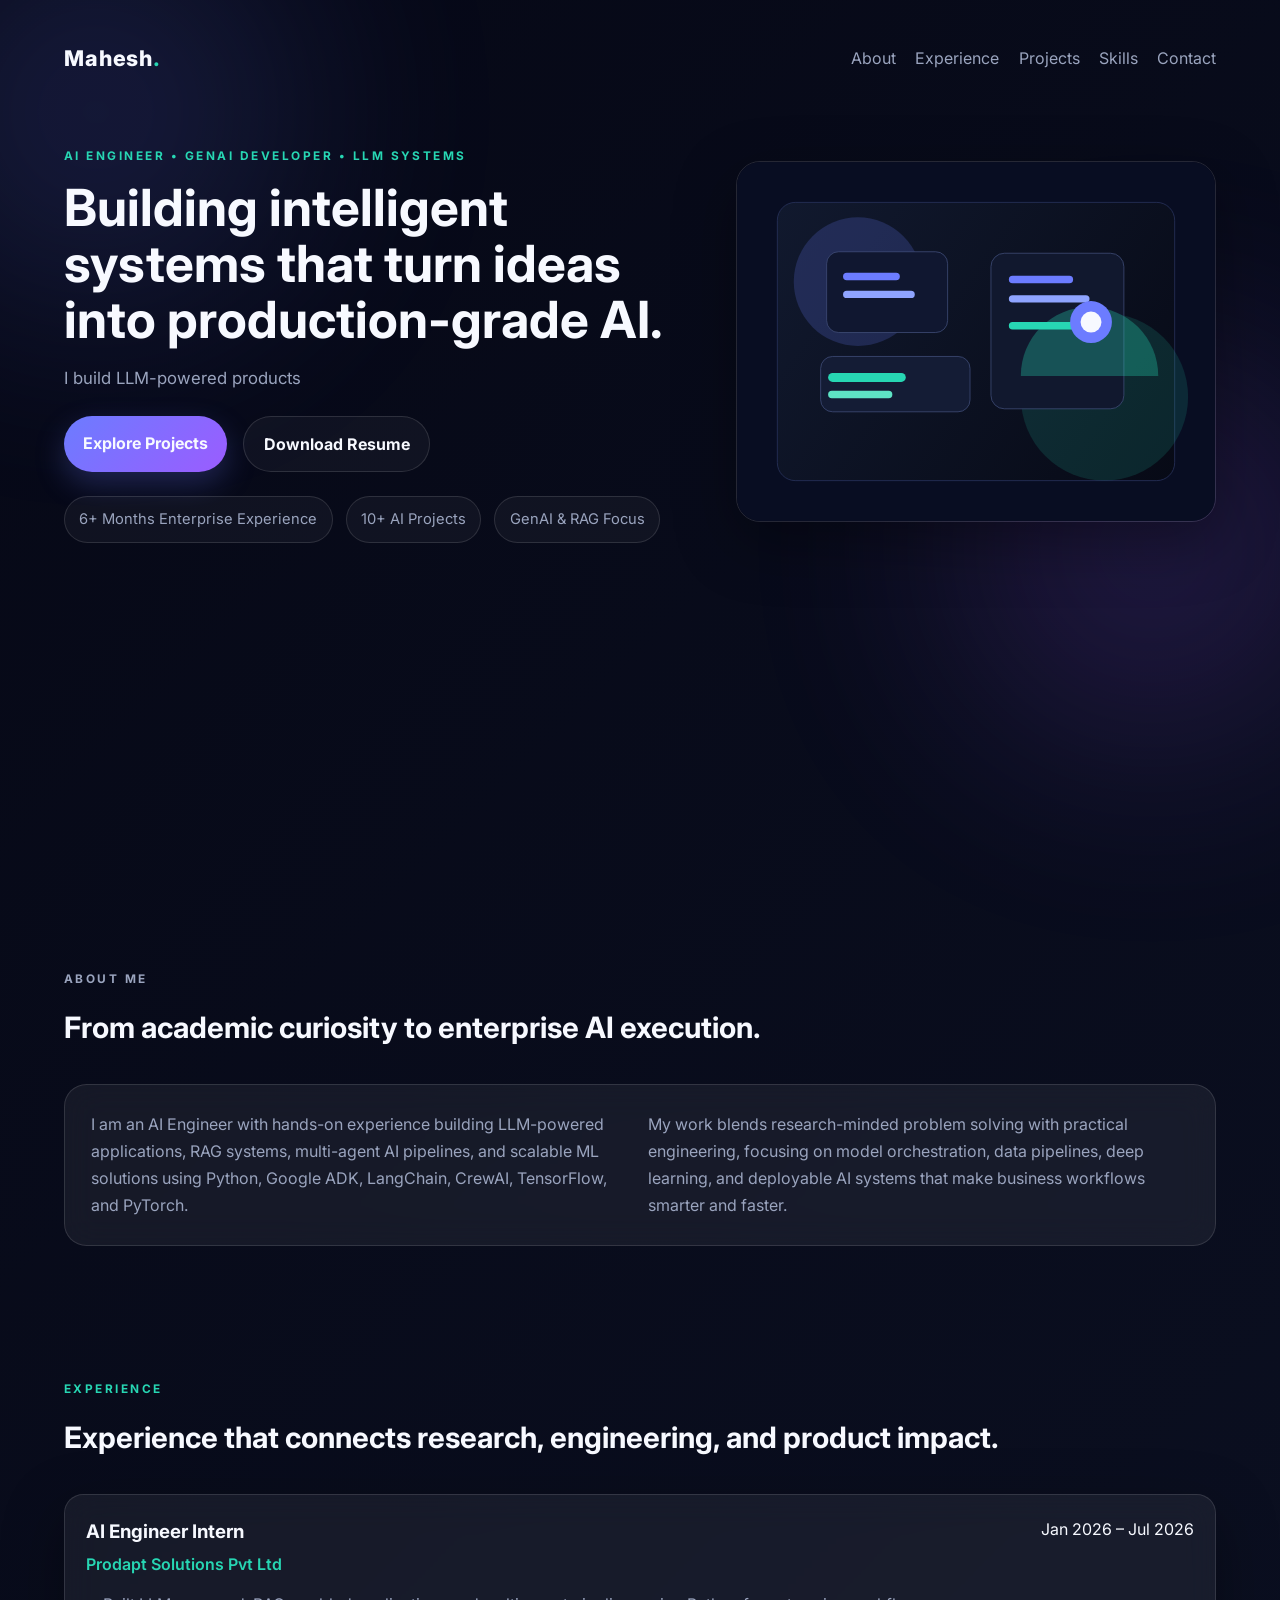
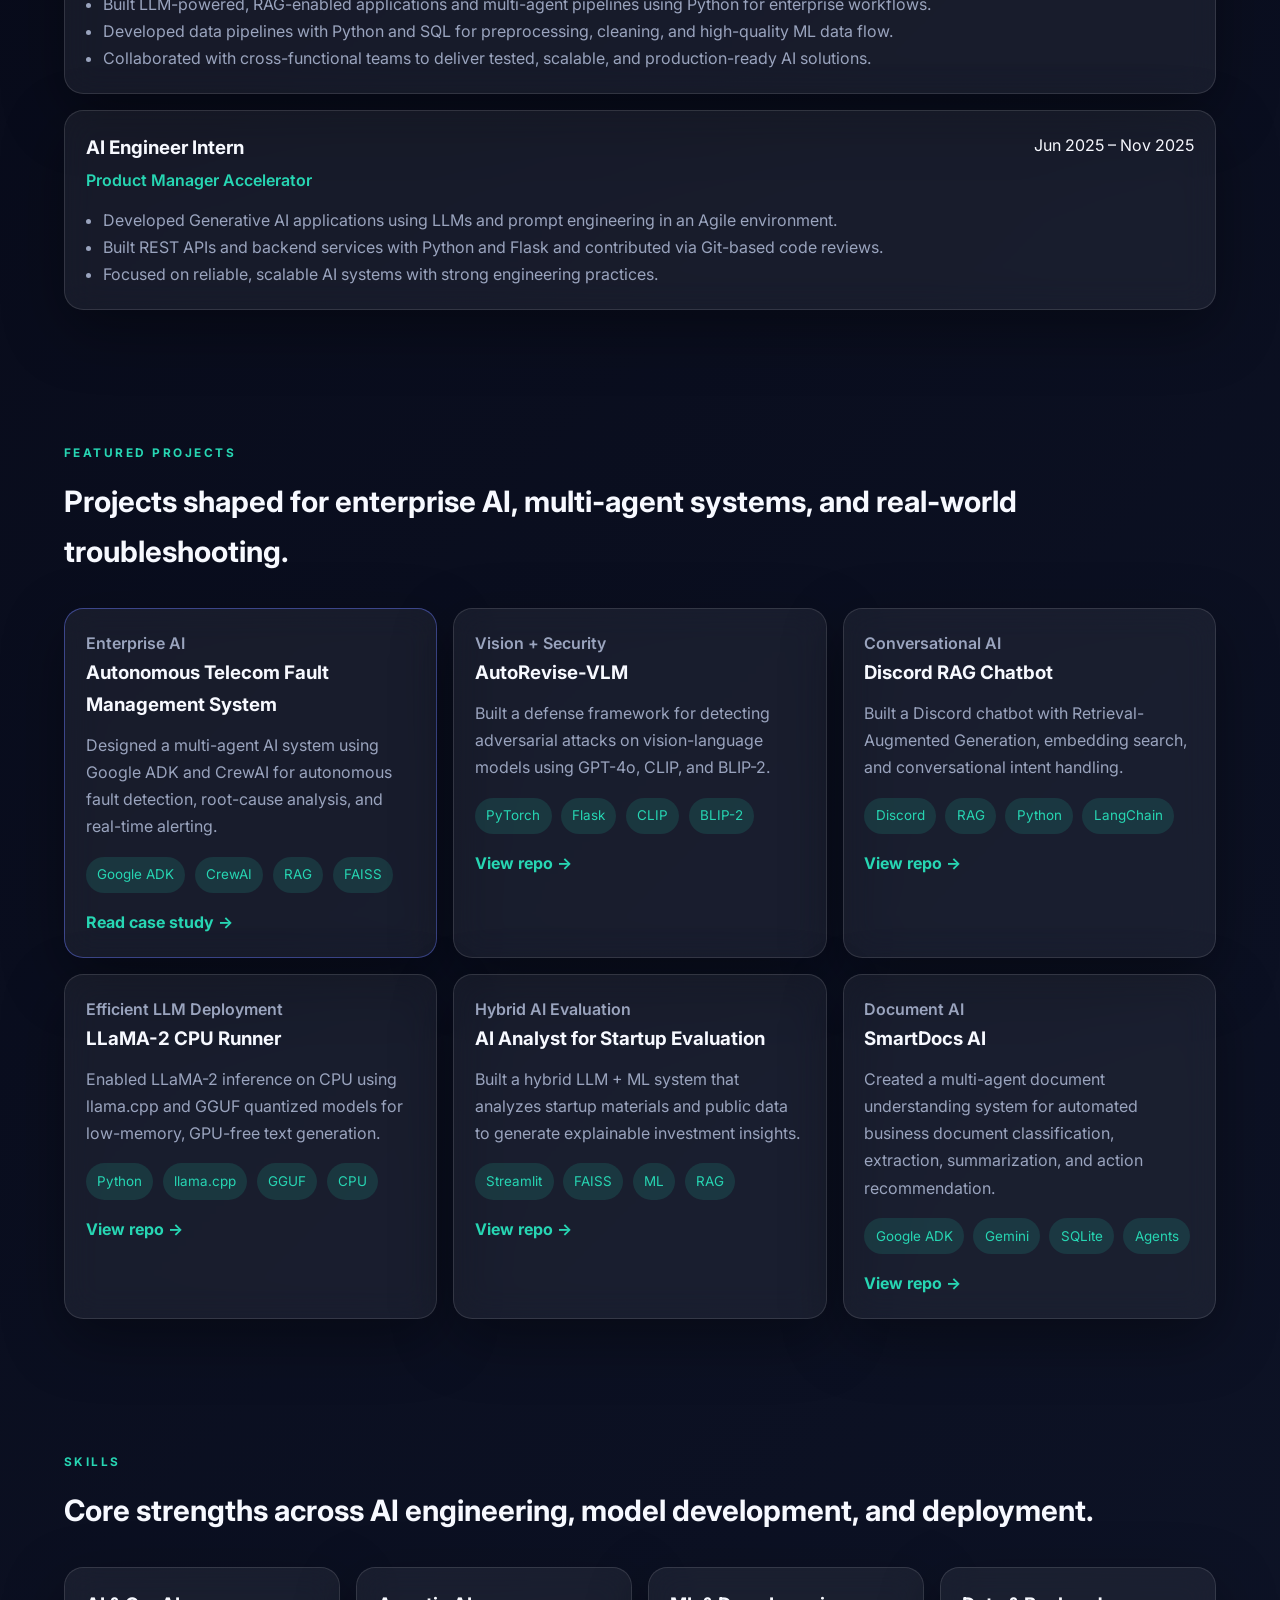
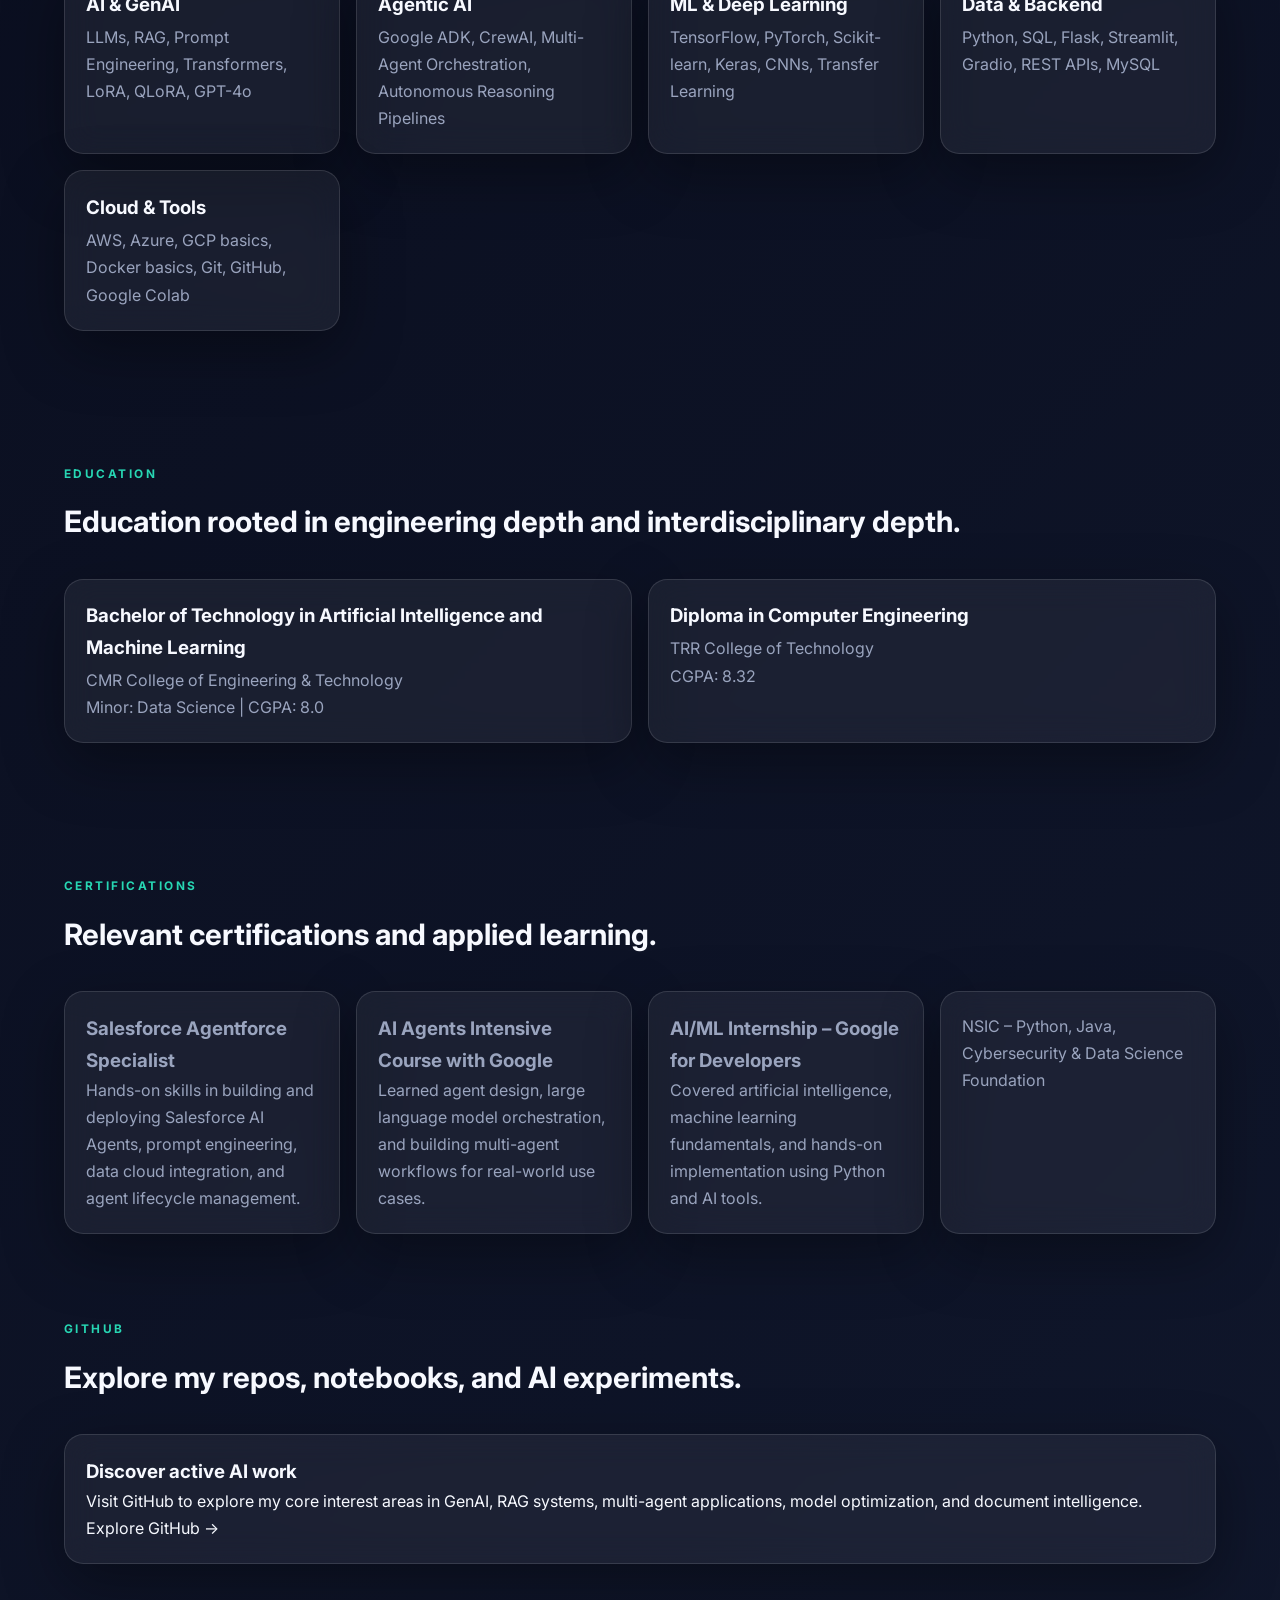
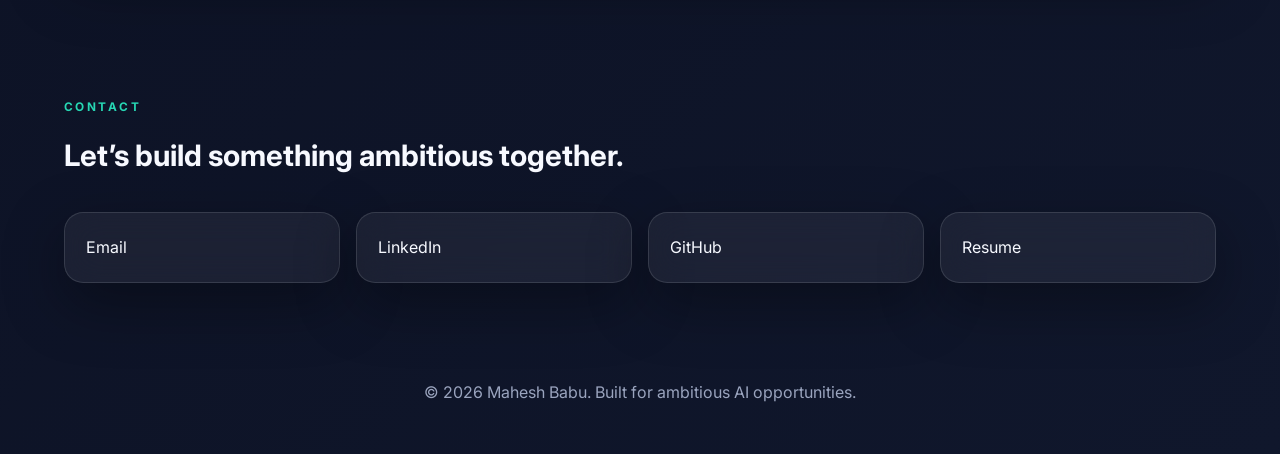
<file: index.html>
<!DOCTYPE html>
<html lang="en">
  <head>
    <meta charset="UTF-8" />
    <meta name="viewport" content="width=device-width, initial-scale=1.0" />
    <meta
      name="description"
      content="Mahesh Babu is an AI Engineer building LLM-powered applications, RAG systems, multi-agent AI pipelines, and enterprise-grade machine learning solutions."
    />
    <title>Mahesh Babu | AI Engineer & GenAI Developer</title>
    <link rel="preconnect" href="https://fonts.googleapis.com" />
    <link rel="preconnect" href="https://fonts.gstatic.com" crossorigin />
    <link
      href="https://fonts.googleapis.com/css2?family=Inter:wght@400;500;600;700;800&display=swap"
      rel="stylesheet"
    />
    <link rel="stylesheet" href="style.css" />
  </head>
  <body>
    <div class="background-glow glow-1"></div>
    <div class="background-glow glow-2"></div>

    <header class="hero" id="top">
      <nav class="navbar">
        <a href="#top" class="brand">Mahesh<span>.</span></a>
        <div class="nav-links">
          <a href="#about">About</a>
          <a href="#experience">Experience</a>
          <a href="#projects">Projects</a>
          <a href="#skills">Skills</a>
          <a href="#contact">Contact</a>
        </div>
      </nav>

      <div class="hero-content">
        <div class="hero-copy">
          <p class="eyebrow">AI Engineer • GenAI Developer • LLM Systems</p>
          <h1>Building intelligent systems that turn ideas into production-grade AI.</h1>
          <p class="hero-text">
            I design and ship LLM-based applications, multi-agent workflows, RAG systems, and deep learning solutions for real-world impact.
          </p>
          <div class="hero-actions">
            <a href="#projects" class="btn btn-primary">Explore Projects</a>
            <a href="assets/resume/mahesh_resume.txt" class="btn btn-secondary">Download Resume</a>
          </div>
          <div class="hero-badges">
            <span>6+ Months Enterprise Experience</span>
            <span>10+ AI Projects</span>
            <span>GenAI & RAG Focus</span>
          </div>
        </div>
        <div class="hero-visual">
          <img src="assets/images/hero-illustration.svg" alt="AI dashboard illustration" />
        </div>
      </div>
    </header>

    <main>
      <section class="section intro" id="about">
        <div class="section-heading">
          <p class="eyebrow">About Me</p>
          <h2>From academic curiosity to enterprise AI execution.</h2>
        </div>
        <div class="about-grid">
          <p>
            I am an AI Engineer with hands-on experience building LLM-powered applications, RAG systems, multi-agent AI pipelines, and scalable ML solutions using Python, Google ADK, LangChain, CrewAI, TensorFlow, and PyTorch.
          </p>
          <p>
            My work blends research-minded problem solving with practical engineering, focusing on model orchestration, data pipelines, deep learning, and deployable AI systems that make business workflows smarter and faster.
          </p>
        </div>
      </section>

      <section class="section" id="experience">
        <div class="section-heading">
          <p class="eyebrow">Experience</p>
          <h2>Experience that connects research, engineering, and product impact.</h2>
        </div>
        <div class="timeline">
          <article class="timeline-card">
            <div class="timeline-head">
              <div>
                <h3>AI Engineer Intern</h3>
                <p class="company">Prodapt Solutions Pvt Ltd</p>
              </div>
              <span>Jan 2026 – Jul 2026</span>
            </div>
            <ul>
              <li>Built LLM-powered, RAG-enabled applications and multi-agent pipelines using Python for enterprise workflows.</li>
              <li>Developed data pipelines with Python and SQL for preprocessing, cleaning, and high-quality ML data flow.</li>
              <li>Collaborated with cross-functional teams to deliver tested, scalable, and production-ready AI solutions.</li>
            </ul>
          </article>

          <article class="timeline-card">
            <div class="timeline-head">
              <div>
                <h3>AI Engineer Intern</h3>
                <p class="company">Product Manager Accelerator</p>
              </div>
              <span>Jun 2025 – Nov 2025</span>
            </div>
            <ul>
              <li>Developed Generative AI applications using LLMs and prompt engineering in an Agile environment.</li>
              <li>Built REST APIs and backend services with Python and Flask and contributed via Git-based code reviews.</li>
              <li>Focused on reliable, scalable AI systems with strong engineering practices.</li>
            </ul>
          </article>
        </div>
      </section>

      <section class="section" id="projects">
        <div class="section-heading">
          <p class="eyebrow">Featured Projects</p>
          <h2>Projects shaped for enterprise AI, multi-agent systems, and real-world troubleshooting.</h2>
        </div>
        <div class="project-grid">
          <article class="project-card featured">
            <div class="project-top">
              <p class="project-type">Enterprise AI</p>
              <h3>Autonomous Telecom Fault Management System</h3>
            </div>
            <p>Designed a multi-agent AI system using Google ADK and CrewAI for autonomous fault detection, root-cause analysis, and real-time alerting.</p>
            <div class="chip-row">
              <span>Google ADK</span><span>CrewAI</span><span>RAG</span><span>FAISS</span>
            </div>
            <a href="projects/telecom.html">Read case study →</a>
          </article>

          <article class="project-card">
            <div class="project-top">
              <p class="project-type">Vision + Security</p>
              <h3>AutoRevise-VLM</h3>
            </div>
            <p>Built a defense framework for detecting adversarial attacks on vision-language models using GPT-4o, CLIP, and BLIP-2.</p>
            <div class="chip-row">
              <span>PyTorch</span><span>Flask</span><span>CLIP</span><span>BLIP-2</span>
            </div>
            <a href="https://github.com/babucmb/AutoRevise-VLM" target="_blank" rel="noreferrer">View repo →</a>
          </article>

          <article class="project-card">
            <div class="project-top">
              <p class="project-type">Conversational AI</p>
              <h3>Discord RAG Chatbot</h3>
            </div>
            <p>Built a Discord chatbot with Retrieval-Augmented Generation, embedding search, and conversational intent handling.</p>
            <div class="chip-row">
              <span>Discord</span><span>RAG</span><span>Python</span><span>LangChain</span>
            </div>
            <a href="https://github.com/babucmb/Discord-Rag-Chatbot" target="_blank" rel="noreferrer">View repo →</a>
          </article>

          <article class="project-card">
            <div class="project-top">
              <p class="project-type">Efficient LLM Deployment</p>
              <h3>LLaMA-2 CPU Runner</h3>
            </div>
            <p>Enabled LLaMA-2 inference on CPU using llama.cpp and GGUF quantized models for low-memory, GPU-free text generation.</p>
            <div class="chip-row">
              <span>Python</span><span>llama.cpp</span><span>GGUF</span><span>CPU</span>
            </div>
            <a href="https://github.com/babucmb/LLaMA-2-CPU-Runner" target="_blank" rel="noreferrer">View repo →</a>
          </article>

          <article class="project-card">
            <div class="project-top">
              <p class="project-type">Hybrid AI Evaluation</p>
              <h3>AI Analyst for Startup Evaluation</h3>
            </div>
            <p>Built a hybrid LLM + ML system that analyzes startup materials and public data to generate explainable investment insights.</p>
            <div class="chip-row">
              <span>Streamlit</span><span>FAISS</span><span>ML</span><span>RAG</span>
            </div>
            <a href="https://github.com/babucmb/AI-Analyst-for-Startup-Evaluation" target="_blank" rel="noreferrer">View repo →</a>
          </article>

          <article class="project-card">
            <div class="project-top">
              <p class="project-type">Document AI</p>
              <h3>SmartDocs AI</h3>
            </div>
            <p>Created a multi-agent document understanding system for automated business document classification, extraction, summarization, and action recommendation.</p>
            <div class="chip-row">
              <span>Google ADK</span><span>Gemini</span><span>SQLite</span><span>Agents</span>
            </div>
            <a href="https://github.com/babucmb/SmartDocs-AI-Intelligent-Business-Document-Understanding-Agent" target="_blank" rel="noreferrer">View repo →</a>
          </article>
        </div>
      </section>

      <section class="section" id="skills">
        <div class="section-heading">
          <p class="eyebrow">Skills</p>
          <h2>Core strengths across AI engineering, model development, and deployment.</h2>
        </div>
        <div class="skills-grid">
          <div class="skill-card">
            <h3>AI & GenAI</h3>
            <p>LLMs, RAG, Prompt Engineering, Transformers, LoRA, QLoRA, GPT-4o</p>
          </div>
          <div class="skill-card">
            <h3>Agentic AI</h3>
            <p>Google ADK, CrewAI, Multi-Agent Orchestration, Autonomous Reasoning Pipelines</p>
          </div>
          <div class="skill-card">
            <h3>ML & Deep Learning</h3>
            <p>TensorFlow, PyTorch, Scikit-learn, Keras, CNNs, Transfer Learning</p>
          </div>
          <div class="skill-card">
            <h3>Data & Backend</h3>
            <p>Python, SQL, Flask, Streamlit, Gradio, REST APIs, MySQL</p>
          </div>
          <div class="skill-card">
            <h3>Cloud & Tools</h3>
            <p>AWS, Azure, GCP basics, Docker basics, Git, GitHub, Google Colab</p>
          </div>
        </div>
      </section>

      <section class="section">
        <div class="section-heading">
          <p class="eyebrow">Education</p>
          <h2>Education rooted in engineering depth and interdisciplinary depth.</h2>
        </div>
        <div class="education-grid">
          <div class="education-card">
            <h3>Bachelor of Technology in Artificial Intelligence and Machine Learning</h3>
            <p>CMR College of Engineering & Technology</p>
            <p>Minor: Data Science | CGPA: 8.0</p>
          </div>
          <div class="education-card">
            <h3>Diploma in Computer Engineering</h3>
            <p>TRR College of Technology</p>
            <p>CGPA: 8.32</p>
          </div>
        </div>
      </section>

      <section class="section">
        <div class="section-heading">
          <p class="eyebrow">Certifications</p>
          <h2>Relevant certifications and applied learning.</h2>
        </div>
        <div class="cert-grid">
          <div class="cert-card">
            <h3>Salesforce Agentforce Specialist</h3>
            <p>Hands-on skills in building and deploying Salesforce AI Agents, prompt engineering, data cloud integration, and agent lifecycle management.</p>
          </div>
          <div class="cert-card">
            <h3>AI Agents Intensive Course with Google</h3>
            <p>Learned agent design, large language model orchestration, and building multi-agent workflows for real-world use cases.</p>
          </div>
          <div class="cert-card">
            <h3>AI/ML Internship – Google for Developers</h3>
            <p>Covered artificial intelligence, machine learning fundamentals, and hands-on implementation using Python and AI tools.</p>
          </div>
          <div class="cert-card">NSIC – Python, Java, Cybersecurity & Data Science Foundation</div>
        </div>
      </section>

      <section class="section github-section">
        <div class="section-heading">
          <p class="eyebrow">GitHub</p>
          <h2>Explore my repos, notebooks, and AI experiments.</h2>
        </div>
        <div class="github-grid">
          <div class="github-card">
            <h3>Discover active AI work</h3>
            <p>Visit GitHub to explore my core interest areas in GenAI, RAG systems, multi-agent applications, model optimization, and document intelligence.</p>
            <a href="https://github.com/babucmb" target="_blank" rel="noreferrer">Explore GitHub →</a>
          </div>
        </div>
      </section>

      <section class="section contact-section" id="contact">
        <div class="section-heading">
          <p class="eyebrow">Contact</p>
          <h2>Let’s build something ambitious together.</h2>
        </div>
        <div class="contact-grid">
          <a href="mailto:chilakanim8@gmail.com">Email</a>
          <a href="https://linkedin.com/in/chilakani-mahesh-babu-cmb" target="_blank" rel="noreferrer">LinkedIn</a>
          <a href="https://github.com/babucmb" target="_blank" rel="noreferrer">GitHub</a>
          <a href="assets/resume/mahesh_resume.txt">Resume</a>
        </div>
      </section>
    </main>

    <footer>
      <p>© <span id="year"></span> Mahesh Babu. Built for ambitious AI opportunities.</p>
    </footer>

    <script src="script.js"></script>
  </body>
</html>
</file>
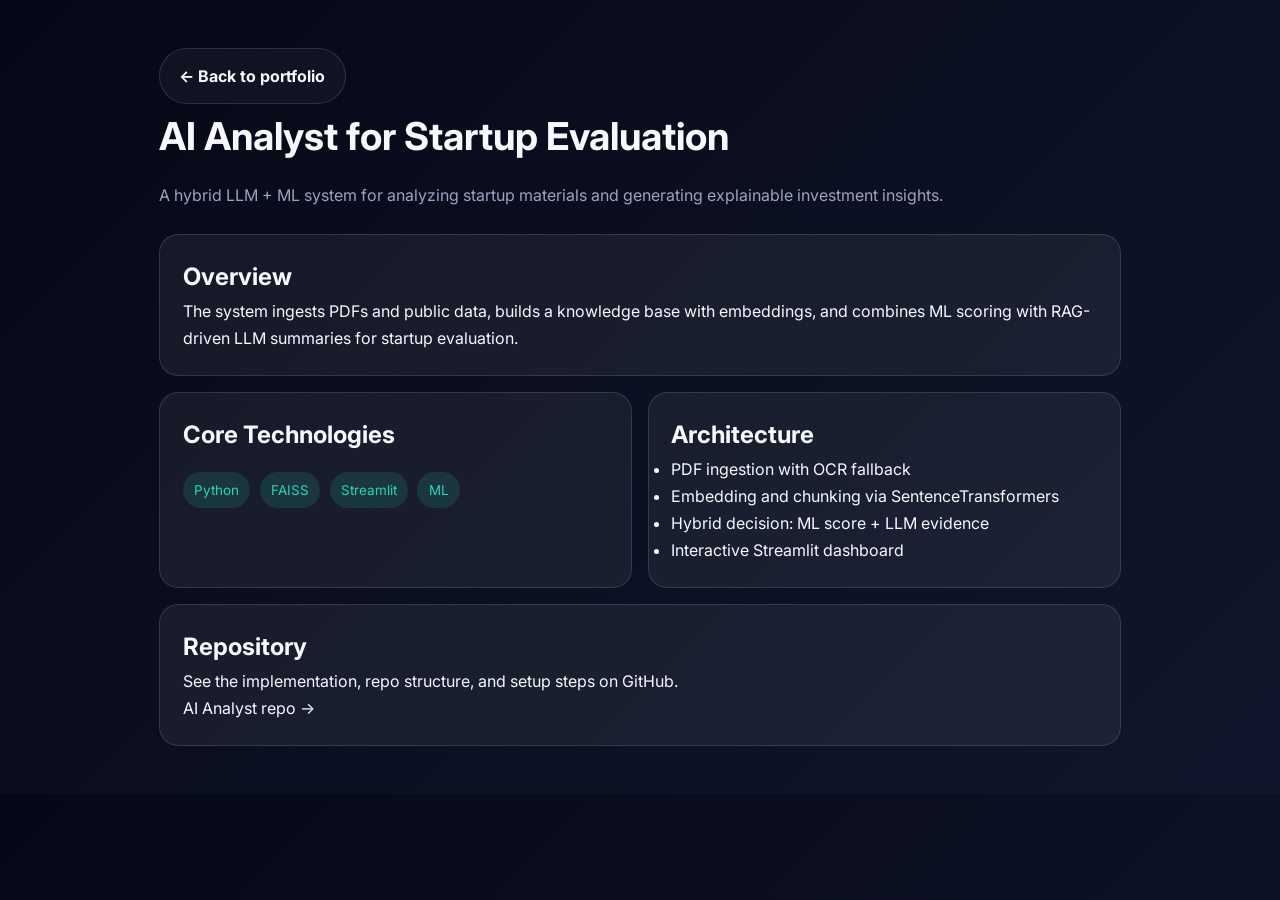
<file: projects/ai-analyst.html>
<!DOCTYPE html>
<html lang="en">
  <head>
    <meta charset="UTF-8" />
    <meta name="viewport" content="width=device-width, initial-scale=1.0" />
    <title>AI Analyst for Startup Evaluation</title>
    <link rel="preconnect" href="https://fonts.googleapis.com" />
    <link rel="preconnect" href="https://fonts.gstatic.com" crossorigin />
    <link href="https://fonts.googleapis.com/css2?family=Inter:wght@400;500;600;700;800&display=swap" rel="stylesheet" />
    <link rel="stylesheet" href="../style.css" />
    <style>
      body { padding-bottom: 2rem; }
      .project-shell { max-width: 1000px; margin: 0 auto; padding: 3rem 1.2rem 0; }
      .project-shell h1 { font-size: clamp(2rem, 3vw, 2.8rem); margin-bottom: 0.8rem; }
      .project-shell .lead { color: var(--text-muted); margin-bottom: 1.5rem; }
      .section-card { margin-bottom: 1rem; background: var(--surface); border: 1px solid var(--line); border-radius: 1.2rem; padding: 1.4rem; }
      .two-col { display: grid; grid-template-columns: repeat(2, minmax(0, 1fr)); gap: 1rem; }
      @media (max-width: 700px) { .two-col { grid-template-columns: 1fr; } }
    </style>
  </head>
  <body>
    <div class="project-shell">
      <a href="../index.html" class="btn btn-secondary">← Back to portfolio</a>
      <h1>AI Analyst for Startup Evaluation</h1>
      <p class="lead">A hybrid LLM + ML system for analyzing startup materials and generating explainable investment insights.</p>

      <div class="section-card">
        <h2>Overview</h2>
        <p>The system ingests PDFs and public data, builds a knowledge base with embeddings, and combines ML scoring with RAG-driven LLM summaries for startup evaluation.</p>
      </div>

      <div class="two-col">
        <div class="section-card">
          <h2>Core Technologies</h2>
          <div class="chip-row">
            <span>Python</span><span>FAISS</span><span>Streamlit</span><span>ML</span>
          </div>
        </div>
        <div class="section-card">
          <h2>Architecture</h2>
          <ul>
            <li>PDF ingestion with OCR fallback</li>
            <li>Embedding and chunking via SentenceTransformers</li>
            <li>Hybrid decision: ML score + LLM evidence</li>
            <li>Interactive Streamlit dashboard</li>
          </ul>
        </div>
      </div>

      <div class="section-card">
        <h2>Repository</h2>
        <p>See the implementation, repo structure, and setup steps on GitHub.</p>
        <a href="https://github.com/babucmb/AI-Analyst-for-Startup-Evaluation" target="_blank" rel="noreferrer">AI Analyst repo →</a>
      </div>
    </div>
  </body>
</html>
</file>
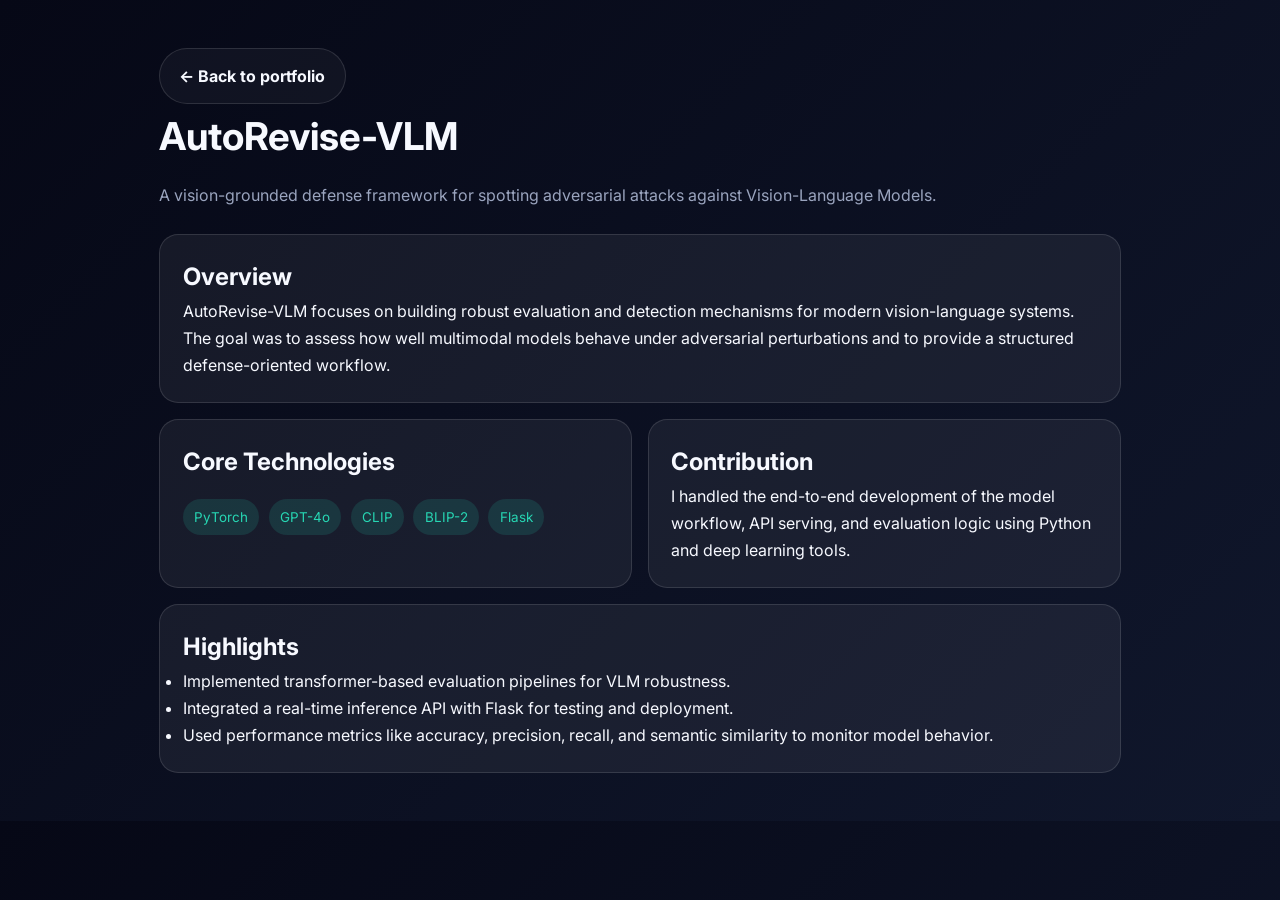
<file: projects/autorevise.html>
<!DOCTYPE html>
<html lang="en">
  <head>
    <meta charset="UTF-8" />
    <meta name="viewport" content="width=device-width, initial-scale=1.0" />
    <title>AutoRevise-VLM</title>
    <link rel="preconnect" href="https://fonts.googleapis.com" />
    <link rel="preconnect" href="https://fonts.gstatic.com" crossorigin />
    <link href="https://fonts.googleapis.com/css2?family=Inter:wght@400;500;600;700;800&display=swap" rel="stylesheet" />
    <link rel="stylesheet" href="../style.css" />
    <style>
      body { padding-bottom: 2rem; }
      .project-shell { max-width: 1000px; margin: 0 auto; padding: 3rem 1.2rem 0; }
      .project-shell h1 { font-size: clamp(2rem, 3vw, 2.8rem); margin-bottom: 0.8rem; }
      .project-shell .lead { color: var(--text-muted); margin-bottom: 1.5rem; }
      .section-card { margin-bottom: 1rem; background: var(--surface); border: 1px solid var(--line); border-radius: 1.2rem; padding: 1.4rem; }
      .two-col { display: grid; grid-template-columns: repeat(2, minmax(0, 1fr)); gap: 1rem; }
      @media (max-width: 700px) { .two-col { grid-template-columns: 1fr; } }
    </style>
  </head>
  <body>
    <div class="project-shell">
      <a href="../index.html" class="btn btn-secondary">← Back to portfolio</a>
      <h1>AutoRevise-VLM</h1>
      <p class="lead">A vision-grounded defense framework for spotting adversarial attacks against Vision-Language Models.</p>

      <div class="section-card">
        <h2>Overview</h2>
        <p>AutoRevise-VLM focuses on building robust evaluation and detection mechanisms for modern vision-language systems. The goal was to assess how well multimodal models behave under adversarial perturbations and to provide a structured defense-oriented workflow.</p>
      </div>

      <div class="two-col">
        <div class="section-card">
          <h2>Core Technologies</h2>
          <div class="chip-row">
            <span>PyTorch</span><span>GPT-4o</span><span>CLIP</span><span>BLIP-2</span><span>Flask</span>
          </div>
        </div>
        <div class="section-card">
          <h2>Contribution</h2>
          <p>I handled the end-to-end development of the model workflow, API serving, and evaluation logic using Python and deep learning tools.</p>
        </div>
      </div>

      <div class="section-card">
        <h2>Highlights</h2>
        <ul>
          <li>Implemented transformer-based evaluation pipelines for VLM robustness.</li>
          <li>Integrated a real-time inference API with Flask for testing and deployment.</li>
          <li>Used performance metrics like accuracy, precision, recall, and semantic similarity to monitor model behavior.</li>
        </ul>
      </div>
    </div>
  </body>
</html>
</file>
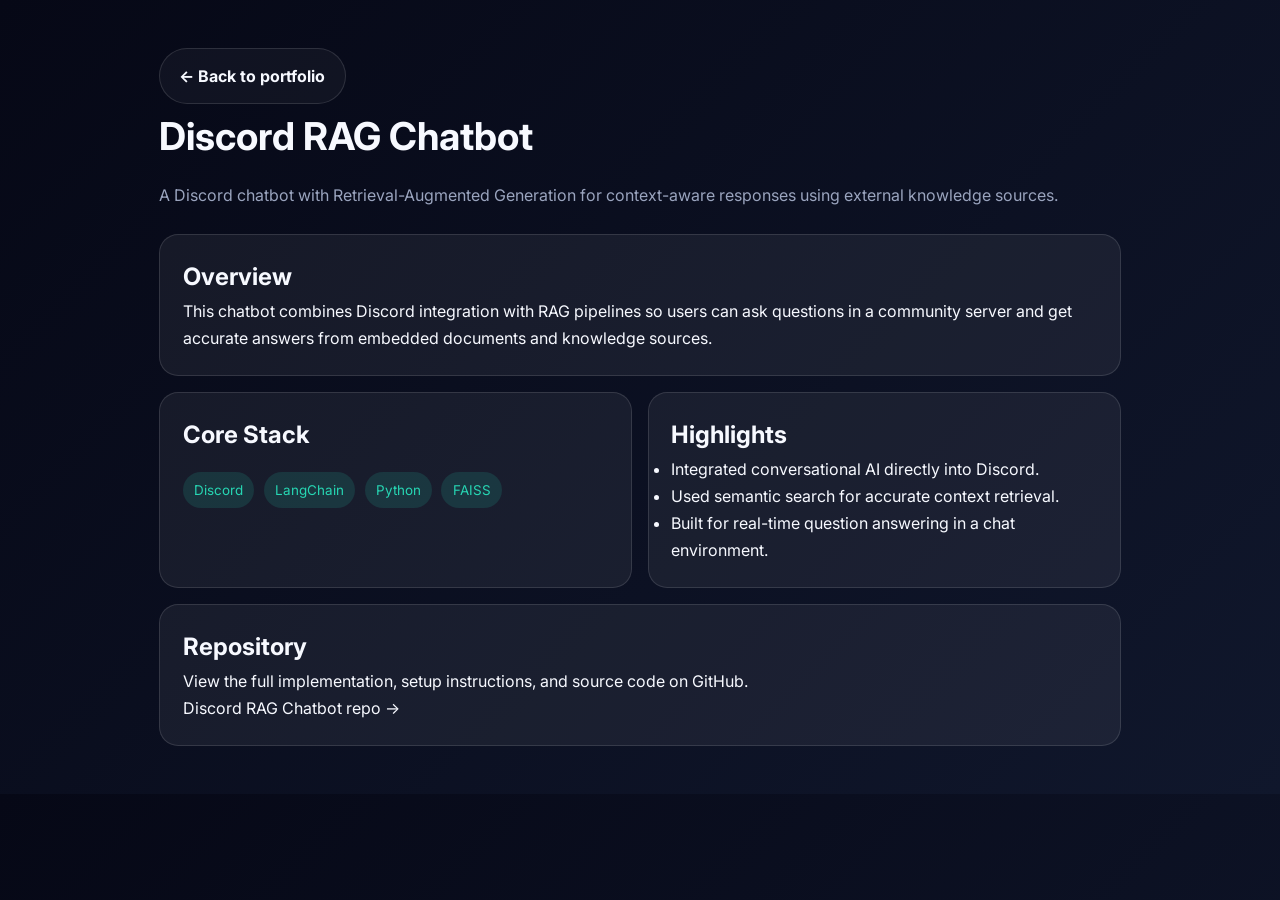
<file: projects/discord-chatbot.html>
<!DOCTYPE html>
<html lang="en">
  <head>
    <meta charset="UTF-8" />
    <meta name="viewport" content="width=device-width, initial-scale=1.0" />
    <title>Discord RAG Chatbot</title>
    <link rel="preconnect" href="https://fonts.googleapis.com" />
    <link rel="preconnect" href="https://fonts.gstatic.com" crossorigin />
    <link href="https://fonts.googleapis.com/css2?family=Inter:wght@400;500;600;700;800&display=swap" rel="stylesheet" />
    <link rel="stylesheet" href="../style.css" />
    <style>
      body { padding-bottom: 2rem; }
      .project-shell { max-width: 1000px; margin: 0 auto; padding: 3rem 1.2rem 0; }
      .project-shell h1 { font-size: clamp(2rem, 3vw, 2.8rem); margin-bottom: 0.8rem; }
      .project-shell .lead { color: var(--text-muted); margin-bottom: 1.5rem; }
      .section-card { margin-bottom: 1rem; background: var(--surface); border: 1px solid var(--line); border-radius: 1.2rem; padding: 1.4rem; }
      .two-col { display: grid; grid-template-columns: repeat(2, minmax(0, 1fr)); gap: 1rem; }
      @media (max-width: 700px) { .two-col { grid-template-columns: 1fr; } }
    </style>
  </head>
  <body>
    <div class="project-shell">
      <a href="../index.html" class="btn btn-secondary">← Back to portfolio</a>
      <h1>Discord RAG Chatbot</h1>
      <p class="lead">A Discord chatbot with Retrieval-Augmented Generation for context-aware responses using external knowledge sources.</p>

      <div class="section-card">
        <h2>Overview</h2>
        <p>This chatbot combines Discord integration with RAG pipelines so users can ask questions in a community server and get accurate answers from embedded documents and knowledge sources.</p>
      </div>

      <div class="two-col">
        <div class="section-card">
          <h2>Core Stack</h2>
          <div class="chip-row">
            <span>Discord</span><span>LangChain</span><span>Python</span><span>FAISS</span>
          </div>
        </div>
        <div class="section-card">
          <h2>Highlights</h2>
          <ul>
            <li>Integrated conversational AI directly into Discord.</li>
            <li>Used semantic search for accurate context retrieval.</li>
            <li>Built for real-time question answering in a chat environment.</li>
          </ul>
        </div>
      </div>

      <div class="section-card">
        <h2>Repository</h2>
        <p>View the full implementation, setup instructions, and source code on GitHub.</p>
        <a href="https://github.com/babucmb/Discord-Rag-Chatbot" target="_blank" rel="noreferrer">Discord RAG Chatbot repo →</a>
      </div>
    </div>
  </body>
</html>
</file>
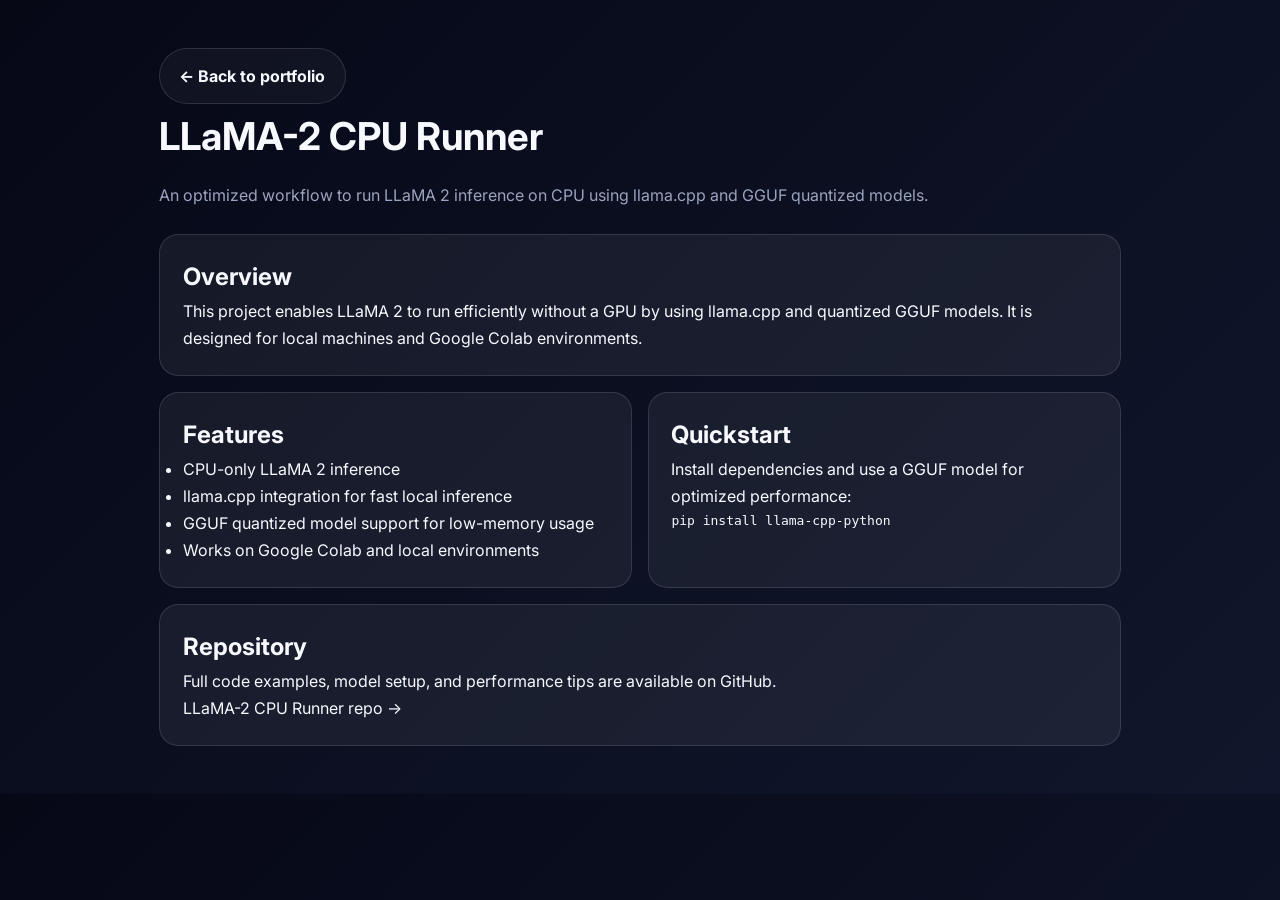
<file: projects/llama-runner.html>
<!DOCTYPE html>
<html lang="en">
  <head>
    <meta charset="UTF-8" />
    <meta name="viewport" content="width=device-width, initial-scale=1.0" />
    <title>LLaMA-2 CPU Runner</title>
    <link rel="preconnect" href="https://fonts.googleapis.com" />
    <link rel="preconnect" href="https://fonts.gstatic.com" crossorigin />
    <link href="https://fonts.googleapis.com/css2?family=Inter:wght@400;500;600;700;800&display=swap" rel="stylesheet" />
    <link rel="stylesheet" href="../style.css" />
    <style>
      body { padding-bottom: 2rem; }
      .project-shell { max-width: 1000px; margin: 0 auto; padding: 3rem 1.2rem 0; }
      .project-shell h1 { font-size: clamp(2rem, 3vw, 2.8rem); margin-bottom: 0.8rem; }
      .project-shell .lead { color: var(--text-muted); margin-bottom: 1.5rem; }
      .section-card { margin-bottom: 1rem; background: var(--surface); border: 1px solid var(--line); border-radius: 1.2rem; padding: 1.4rem; }
      .two-col { display: grid; grid-template-columns: repeat(2, minmax(0, 1fr)); gap: 1rem; }
      @media (max-width: 700px) { .two-col { grid-template-columns: 1fr; } }
    </style>
  </head>
  <body>
    <div class="project-shell">
      <a href="../index.html" class="btn btn-secondary">← Back to portfolio</a>
      <h1>LLaMA-2 CPU Runner</h1>
      <p class="lead">An optimized workflow to run LLaMA 2 inference on CPU using llama.cpp and GGUF quantized models.</p>

      <div class="section-card">
        <h2>Overview</h2>
        <p>This project enables LLaMA 2 to run efficiently without a GPU by using llama.cpp and quantized GGUF models. It is designed for local machines and Google Colab environments.</p>
      </div>

      <div class="two-col">
        <div class="section-card">
          <h2>Features</h2>
          <ul>
            <li>CPU-only LLaMA 2 inference</li>
            <li>llama.cpp integration for fast local inference</li>
            <li>GGUF quantized model support for low-memory usage</li>
            <li>Works on Google Colab and local environments</li>
          </ul>
        </div>
        <div class="section-card">
          <h2>Quickstart</h2>
          <p>Install dependencies and use a GGUF model for optimized performance:</p>
          <pre>pip install llama-cpp-python</pre>
        </div>
      </div>

      <div class="section-card">
        <h2>Repository</h2>
        <p>Full code examples, model setup, and performance tips are available on GitHub.</p>
        <a href="https://github.com/babucmb/LLaMA-2-CPU-Runner" target="_blank" rel="noreferrer">LLaMA-2 CPU Runner repo →</a>
      </div>
    </div>
  </body>
</html>
</file>
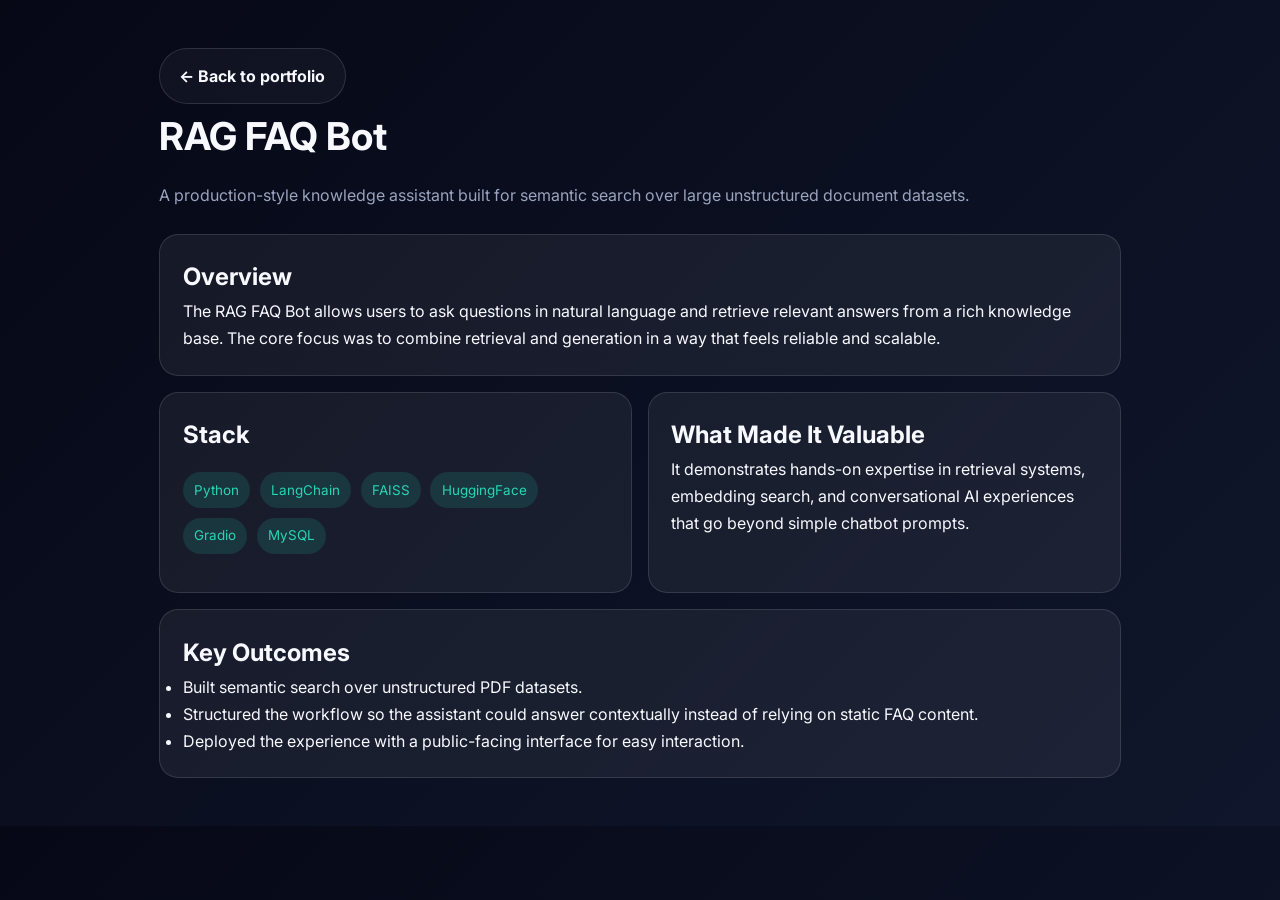
<file: projects/ragbot.html>
<!DOCTYPE html>
<html lang="en">
  <head>
    <meta charset="UTF-8" />
    <meta name="viewport" content="width=device-width, initial-scale=1.0" />
    <title>RAG FAQ Bot</title>
    <link rel="preconnect" href="https://fonts.googleapis.com" />
    <link rel="preconnect" href="https://fonts.gstatic.com" crossorigin />
    <link href="https://fonts.googleapis.com/css2?family=Inter:wght@400;500;600;700;800&display=swap" rel="stylesheet" />
    <link rel="stylesheet" href="../style.css" />
    <style>
      body { padding-bottom: 2rem; }
      .project-shell { max-width: 1000px; margin: 0 auto; padding: 3rem 1.2rem 0; }
      .project-shell h1 { font-size: clamp(2rem, 3vw, 2.8rem); margin-bottom: 0.8rem; }
      .project-shell .lead { color: var(--text-muted); margin-bottom: 1.5rem; }
      .section-card { margin-bottom: 1rem; background: var(--surface); border: 1px solid var(--line); border-radius: 1.2rem; padding: 1.4rem; }
      .two-col { display: grid; grid-template-columns: repeat(2, minmax(0, 1fr)); gap: 1rem; }
      @media (max-width: 700px) { .two-col { grid-template-columns: 1fr; } }
    </style>
  </head>
  <body>
    <div class="project-shell">
      <a href="../index.html" class="btn btn-secondary">← Back to portfolio</a>
      <h1>RAG FAQ Bot</h1>
      <p class="lead">A production-style knowledge assistant built for semantic search over large unstructured document datasets.</p>

      <div class="section-card">
        <h2>Overview</h2>
        <p>The RAG FAQ Bot allows users to ask questions in natural language and retrieve relevant answers from a rich knowledge base. The core focus was to combine retrieval and generation in a way that feels reliable and scalable.</p>
      </div>

      <div class="two-col">
        <div class="section-card">
          <h2>Stack</h2>
          <div class="chip-row">
            <span>Python</span><span>LangChain</span><span>FAISS</span><span>HuggingFace</span><span>Gradio</span><span>MySQL</span>
          </div>
        </div>
        <div class="section-card">
          <h2>What Made It Valuable</h2>
          <p>It demonstrates hands-on expertise in retrieval systems, embedding search, and conversational AI experiences that go beyond simple chatbot prompts.</p>
        </div>
      </div>

      <div class="section-card">
        <h2>Key Outcomes</h2>
        <ul>
          <li>Built semantic search over unstructured PDF datasets.</li>
          <li>Structured the workflow so the assistant could answer contextually instead of relying on static FAQ content.</li>
          <li>Deployed the experience with a public-facing interface for easy interaction.</li>
        </ul>
      </div>
    </div>
  </body>
</html>
</file>
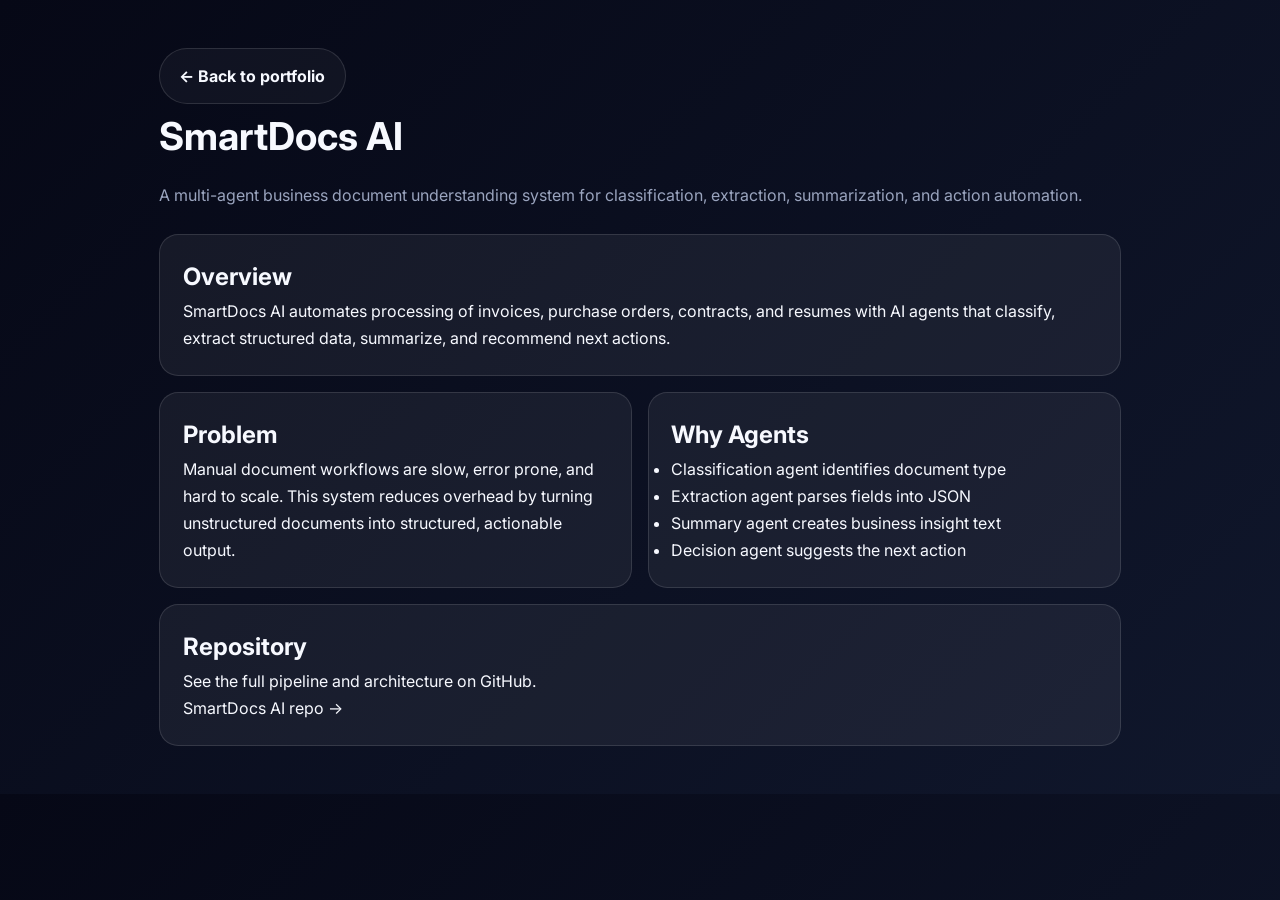
<file: projects/smartdocs.html>
<!DOCTYPE html>
<html lang="en">
  <head>
    <meta charset="UTF-8" />
    <meta name="viewport" content="width=device-width, initial-scale=1.0" />
    <title>SmartDocs AI</title>
    <link rel="preconnect" href="https://fonts.googleapis.com" />
    <link rel="preconnect" href="https://fonts.gstatic.com" crossorigin />
    <link href="https://fonts.googleapis.com/css2?family=Inter:wght@400;500;600;700;800&display=swap" rel="stylesheet" />
    <link rel="stylesheet" href="../style.css" />
    <style>
      body { padding-bottom: 2rem; }
      .project-shell { max-width: 1000px; margin: 0 auto; padding: 3rem 1.2rem 0; }
      .project-shell h1 { font-size: clamp(2rem, 3vw, 2.8rem); margin-bottom: 0.8rem; }
      .project-shell .lead { color: var(--text-muted); margin-bottom: 1.5rem; }
      .section-card { margin-bottom: 1rem; background: var(--surface); border: 1px solid var(--line); border-radius: 1.2rem; padding: 1.4rem; }
      .two-col { display: grid; grid-template-columns: repeat(2, minmax(0, 1fr)); gap: 1rem; }
      @media (max-width: 700px) { .two-col { grid-template-columns: 1fr; } }
    </style>
  </head>
  <body>
    <div class="project-shell">
      <a href="../index.html" class="btn btn-secondary">← Back to portfolio</a>
      <h1>SmartDocs AI</h1>
      <p class="lead">A multi-agent business document understanding system for classification, extraction, summarization, and action automation.</p>

      <div class="section-card">
        <h2>Overview</h2>
        <p>SmartDocs AI automates processing of invoices, purchase orders, contracts, and resumes with AI agents that classify, extract structured data, summarize, and recommend next actions.</p>
      </div>

      <div class="two-col">
        <div class="section-card">
          <h2>Problem</h2>
          <p>Manual document workflows are slow, error prone, and hard to scale. This system reduces overhead by turning unstructured documents into structured, actionable output.</p>
        </div>
        <div class="section-card">
          <h2>Why Agents</h2>
          <ul>
            <li>Classification agent identifies document type</li>
            <li>Extraction agent parses fields into JSON</li>
            <li>Summary agent creates business insight text</li>
            <li>Decision agent suggests the next action</li>
          </ul>
        </div>
      </div>

      <div class="section-card">
        <h2>Repository</h2>
        <p>See the full pipeline and architecture on GitHub.</p>
        <a href="https://github.com/babucmb/SmartDocs-AI-Intelligent-Business-Document-Understanding-Agent" target="_blank" rel="noreferrer">SmartDocs AI repo →</a>
      </div>
    </div>
  </body>
</html>
</file>
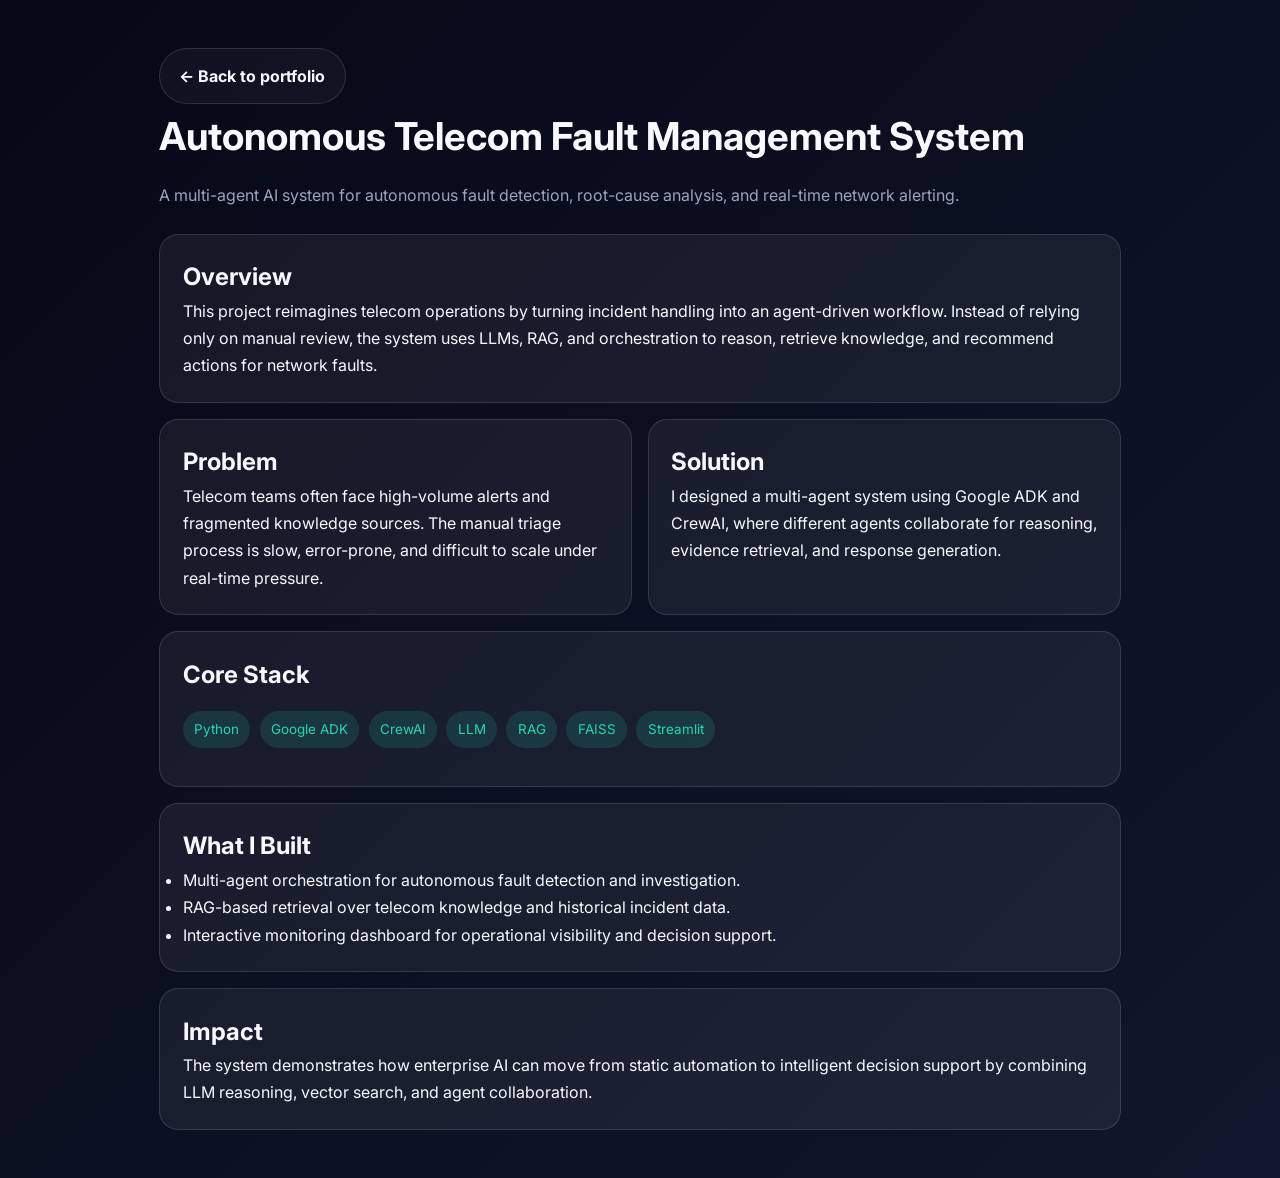
<file: projects/telecom.html>
<!DOCTYPE html>
<html lang="en">
  <head>
    <meta charset="UTF-8" />
    <meta name="viewport" content="width=device-width, initial-scale=1.0" />
    <title>Autonomous Telecom Fault Management System</title>
    <link rel="preconnect" href="https://fonts.googleapis.com" />
    <link rel="preconnect" href="https://fonts.gstatic.com" crossorigin />
    <link href="https://fonts.googleapis.com/css2?family=Inter:wght@400;500;600;700;800&display=swap" rel="stylesheet" />
    <link rel="stylesheet" href="../style.css" />
    <style>
      body { padding-bottom: 2rem; }
      .project-shell { max-width: 1000px; margin: 0 auto; padding: 3rem 1.2rem 0; }
      .project-shell h1 { font-size: clamp(2rem, 3vw, 2.8rem); margin-bottom: 0.8rem; }
      .project-shell .lead { color: var(--text-muted); margin-bottom: 1.5rem; }
      .section-card { margin-bottom: 1rem; background: var(--surface); border: 1px solid var(--line); border-radius: 1.2rem; padding: 1.4rem; }
      .two-col { display: grid; grid-template-columns: repeat(2, minmax(0, 1fr)); gap: 1rem; }
      @media (max-width: 700px) { .two-col { grid-template-columns: 1fr; } }
    </style>
  </head>
  <body>
    <div class="project-shell">
      <a href="../index.html" class="btn btn-secondary">← Back to portfolio</a>
      <h1>Autonomous Telecom Fault Management System</h1>
      <p class="lead">A multi-agent AI system for autonomous fault detection, root-cause analysis, and real-time network alerting.</p>

      <div class="section-card">
        <h2>Overview</h2>
        <p>This project reimagines telecom operations by turning incident handling into an agent-driven workflow. Instead of relying only on manual review, the system uses LLMs, RAG, and orchestration to reason, retrieve knowledge, and recommend actions for network faults.</p>
      </div>

      <div class="two-col">
        <div class="section-card">
          <h2>Problem</h2>
          <p>Telecom teams often face high-volume alerts and fragmented knowledge sources. The manual triage process is slow, error-prone, and difficult to scale under real-time pressure.</p>
        </div>
        <div class="section-card">
          <h2>Solution</h2>
          <p>I designed a multi-agent system using Google ADK and CrewAI, where different agents collaborate for reasoning, evidence retrieval, and response generation.</p>
        </div>
      </div>

      <div class="section-card">
        <h2>Core Stack</h2>
        <div class="chip-row">
          <span>Python</span><span>Google ADK</span><span>CrewAI</span><span>LLM</span><span>RAG</span><span>FAISS</span><span>Streamlit</span>
        </div>
      </div>

      <div class="section-card">
        <h2>What I Built</h2>
        <ul>
          <li>Multi-agent orchestration for autonomous fault detection and investigation.</li>
          <li>RAG-based retrieval over telecom knowledge and historical incident data.</li>
          <li>Interactive monitoring dashboard for operational visibility and decision support.</li>
        </ul>
      </div>

      <div class="section-card">
        <h2>Impact</h2>
        <p>The system demonstrates how enterprise AI can move from static automation to intelligent decision support by combining LLM reasoning, vector search, and agent collaboration.</p>
      </div>
    </div>
  </body>
</html>
</file>
<file: style.css>
:root {
  --bg: #060816;
  --bg-2: #10172c;
  --surface: rgba(255, 255, 255, 0.06);
  --surface-strong: rgba(255, 255, 255, 0.1);
  --text: #f7f9ff;
  --text-muted: #9aa4be;
  --line: rgba(255, 255, 255, 0.12);
  --primary: #6c7cff;
  --secondary: #27d6b3;
  --accent: #9b5cff;
  --shadow: 0 20px 60px rgba(0, 0, 0, 0.35);
}

* {
  box-sizing: border-box;
  margin: 0;
  padding: 0;
}

html {
  scroll-behavior: smooth;
}

body {
  font-family: 'Inter', sans-serif;
  background: linear-gradient(135deg, var(--bg), var(--bg-2));
  color: var(--text);
  line-height: 1.7;
  overflow-x: hidden;
}

img {
  max-width: 100%;
  display: block;
}

a {
  color: inherit;
  text-decoration: none;
}

.background-glow {
  position: fixed;
  width: 24rem;
  height: 24rem;
  border-radius: 50%;
  filter: blur(120px);
  opacity: 0.18;
  z-index: -1;
}

.glow-1 {
  background: var(--primary);
  top: -5rem;
  left: -6rem;
}

.glow-2 {
  background: var(--accent);
  bottom: 10rem;
  right: -4rem;
}

.hero {
  min-height: 100vh;
  padding: 1.5rem 5vw 4rem;
}

.navbar {
  display: flex;
  justify-content: space-between;
  align-items: center;
  padding: 1rem 0 2rem;
}

.brand {
  font-size: 1.35rem;
  font-weight: 800;
  letter-spacing: 0.04em;
}

.brand span {
  color: var(--secondary);
}

.nav-links {
  display: flex;
  gap: 1.2rem;
  flex-wrap: wrap;
}

.nav-links a {
  color: var(--text-muted);
  transition: color 0.2s ease;
}

.nav-links a:hover {
  color: var(--text);
}

.hero-content {
  display: grid;
  grid-template-columns: 1.1fr 0.9fr;
  gap: 2rem;
  align-items: center;
  padding-top: 2rem;
}

.eyebrow {
  display: inline-block;
  margin-bottom: 0.8rem;
  color: var(--secondary);
  letter-spacing: 0.21em;
  text-transform: uppercase;
  font-size: 0.74rem;
  font-weight: 700;
}

.hero h1 {
  font-size: clamp(2.2rem, 4vw, 3.6rem);
  line-height: 1.1;
  margin-bottom: 1rem;
  max-width: 740px;
}

.hero-text {
  color: var(--text-muted);
  font-size: 1.05rem;
  max-width: 640px;
  margin-bottom: 1.5rem;
}

.hero-actions {
  display: flex;
  gap: 1rem;
  flex-wrap: wrap;
  margin-bottom: 1.5rem;
}

.btn {
  padding: 0.85rem 1.2rem;
  border-radius: 999px;
  display: inline-block;
  font-weight: 700;
  transition: transform 0.2s ease, box-shadow 0.2s ease;
}

.btn:hover {
  transform: translateY(-2px);
}

.btn-primary {
  background: linear-gradient(135deg, var(--primary), var(--accent));
  box-shadow: 0 12px 30px rgba(108, 124, 255, 0.25);
}

.btn-secondary {
  border: 1px solid var(--line);
  background: rgba(255, 255, 255, 0.04);
}

.hero-badges {
  display: flex;
  flex-wrap: wrap;
  gap: 0.8rem;
}

.hero-badges span {
  padding: 0.6rem 0.9rem;
  border: 1px solid var(--line);
  border-radius: 999px;
  font-size: 0.92rem;
  color: var(--text-muted);
  background: rgba(255, 255, 255, 0.04);
}

.hero-visual img {
  width: min(100%, 480px);
  margin-left: auto;
  border-radius: 1.5rem;
  box-shadow: var(--shadow);
  border: 1px solid var(--line);
}

.section {
  padding: 4rem 5vw;
}

.section-heading {
  margin-bottom: 2rem;
}

.section-heading h2 {
  font-size: clamp(1.6rem, 2.3vw, 2.3rem);
  margin-bottom: 0.5rem;
}

.intro p,
.timeline-card li,
.project-card p,
.skill-card p,
.education-card p,
.cert-card,
.contact-grid a,
.github-links a {
  color: var(--text-muted);
}

.about-grid {
  display: grid;
  gap: 1rem;
  grid-template-columns: repeat(2, minmax(0, 1fr));
  background: var(--surface);
  padding: 1.6rem;
  border: 1px solid var(--line);
  border-radius: 1.4rem;
  backdrop-filter: blur(16px);
}

.timeline {
  display: grid;
  gap: 1rem;
}

.timeline-card,
.project-card,
.skill-card,
.education-card,
.cert-card,
.github-card,
.contact-grid a {
  background: var(--surface);
  border: 1px solid var(--line);
  border-radius: 1.2rem;
  padding: 1.3rem;
  backdrop-filter: blur(16px);
  box-shadow: var(--shadow);
}

.timeline-head {
  display: flex;
  justify-content: space-between;
  gap: 1rem;
  align-items: flex-start;
  margin-bottom: 0.8rem;
}

.timeline-head h3,
.project-top h3,
.skill-card h3,
.education-card h3 {
  margin-bottom: 0.2rem;
}

.company,
.project-type {
  color: var(--secondary);
  font-weight: 600;
}

.timeline-card ul {
  padding-left: 1.1rem;
}

.project-grid {
  display: grid;
  grid-template-columns: repeat(3, minmax(0, 1fr));
  gap: 1rem;
}

.project-card.featured {
  border-color: rgba(108, 124, 255, 0.45);
}

.project-top {
  margin-bottom: 0.7rem;
}

.chip-row {
  display: flex;
  flex-wrap: wrap;
  gap: 0.6rem;
  margin: 1rem 0;
}

.chip-row span {
  padding: 0.42rem 0.7rem;
  border-radius: 999px;
  background: rgba(39, 214, 179, 0.14);
  color: var(--secondary);
  font-size: 0.84rem;
}

.project-card a {
  color: var(--secondary);
  font-weight: 700;
}

.skills-grid,
.education-grid,
.cert-grid,
.github-grid {
  display: grid;
  gap: 1rem;
  grid-template-columns: repeat(auto-fit, minmax(220px, 1fr));
}

.github-section {
  padding-top: 1rem;
}

.stat-card h3 {
  font-size: 2rem;
  margin-bottom: 0.3rem;
}

.github-links {
  display: flex;
  flex-wrap: wrap;
  gap: 1rem;
  margin-top: 1rem;
}

.github-links a,
.contact-grid a {
  display: inline-block;
  color: var(--text);
  border: 1px solid var(--line);
}

.contact-grid {
  display: grid;
  gap: 1rem;
  grid-template-columns: repeat(auto-fit, minmax(180px, 1fr));
}

footer {
  text-align: center;
  padding: 2rem 5vw 3rem;
  color: var(--text-muted);
}

@media (max-width: 900px) {
  .hero-content,
  .about-grid,
  .project-grid {
    grid-template-columns: 1fr;
  }
}

@media (max-width: 640px) {
  .hero {
    padding: 1rem 1.2rem 3rem;
  }

  .nav-links {
    gap: 0.7rem;
  }

  .section {
    padding: 3rem 1.2rem;
  }

  .timeline-head {
    flex-direction: column;
  }
}
</file>
